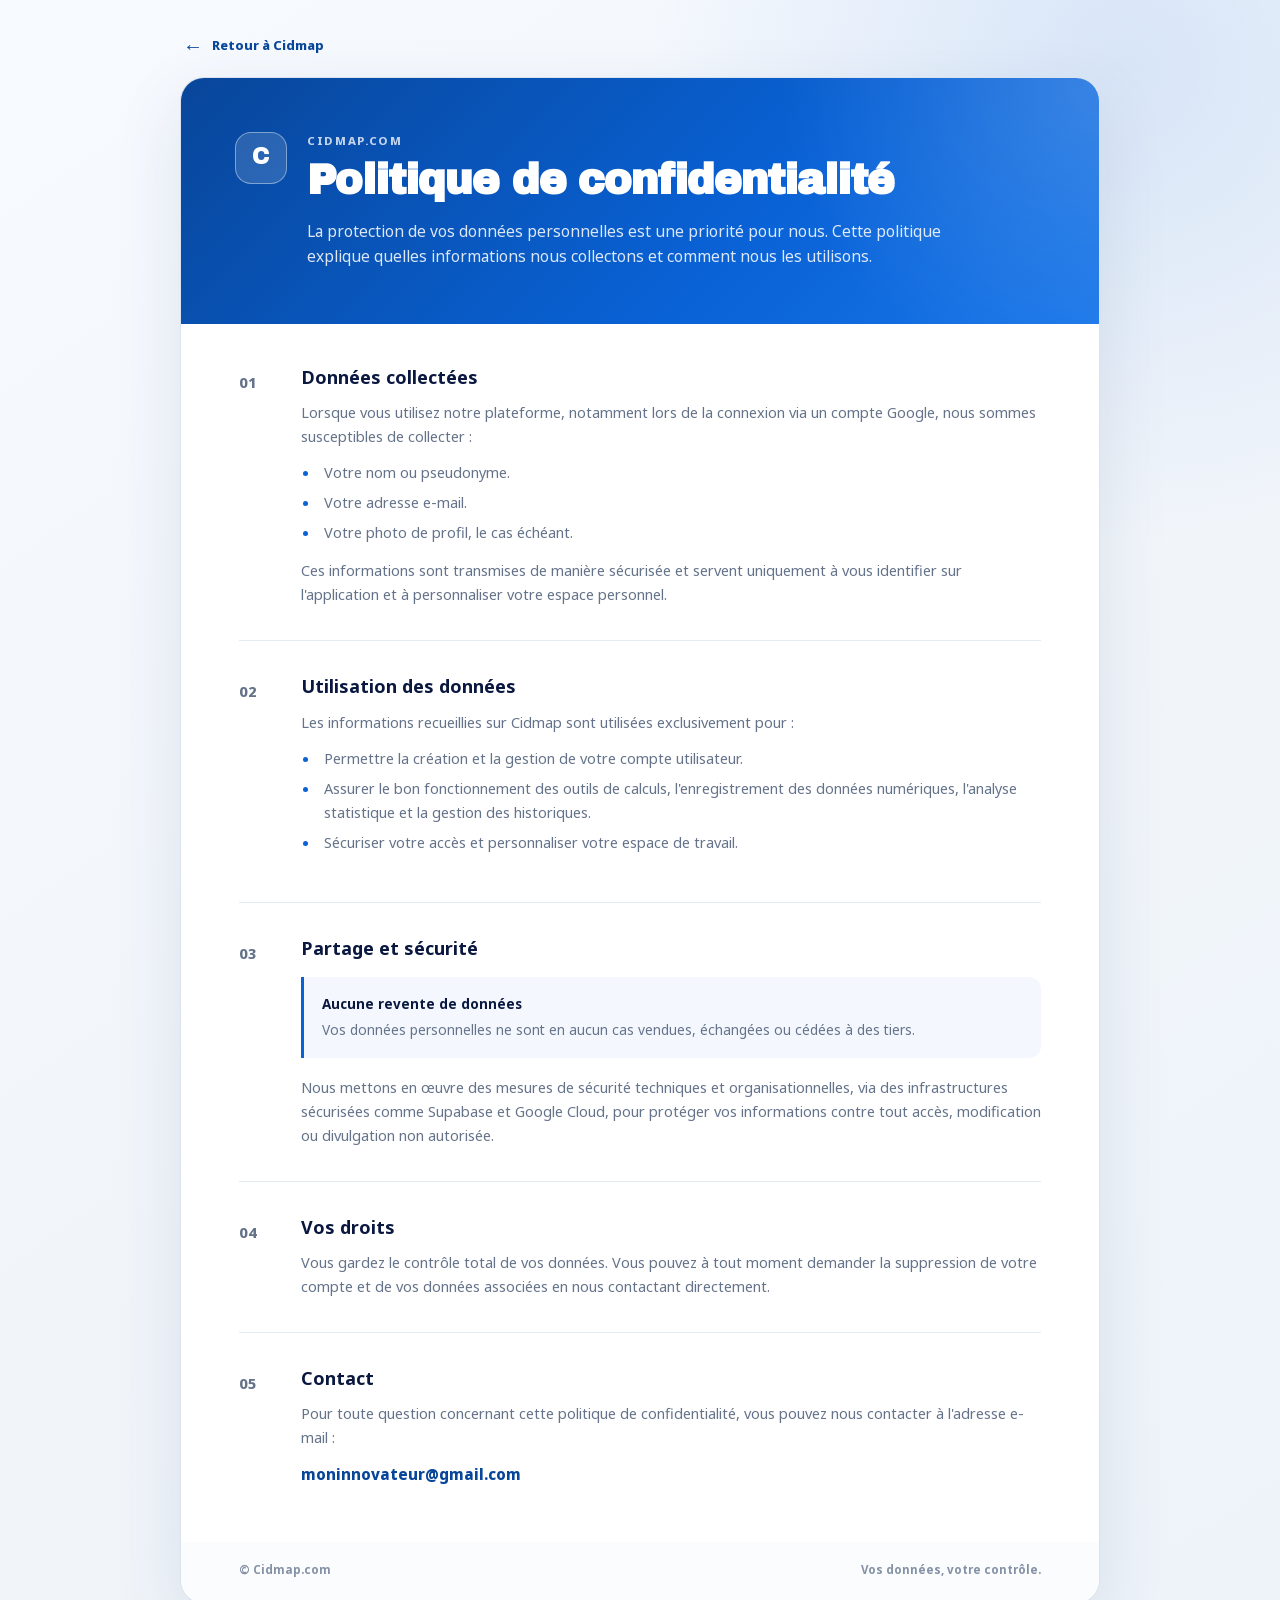
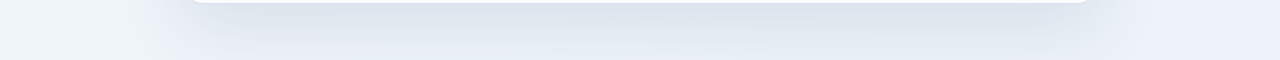
<file: politique-confidentialite.html>
<!doctype html>
<html lang="fr">
  <head>
    <meta charset="UTF-8">
    <meta name="viewport" content="width=device-width, initial-scale=1">
    <meta name="description" content="Politique de confidentialité de Cidmap.com.">
    <link rel="canonical" href="https://cidmap.com/politique-confidentialite.html">
    <link rel="icon" type="image/png" href="/src/shared/images/squirrel-croix-192.png">
    <link rel="stylesheet" href="/src/shared/privacy-policy.css">
    <title>Confidentialité</title>
  </head>
  <body>
    <main class="privacy-page">
      <a class="privacy-back" href="/" aria-label="Retour à Cidmap">
        <span aria-hidden="true">←</span>
        <span>Retour à Cidmap</span>
      </a>

      <article class="privacy-card">
        <header class="privacy-header">
          <div class="privacy-mark" aria-hidden="true">C</div>
          <div>
            <p class="privacy-eyebrow">Cidmap.com</p>
            <h1>Politique de confidentialité</h1>
            <p class="privacy-intro">
              La protection de vos données personnelles est une priorité pour nous.
              Cette politique explique quelles informations nous collectons et comment
              nous les utilisons.
            </p>
          </div>
        </header>

        <div class="privacy-content">
          <section>
            <p class="privacy-number">01</p>
            <div>
              <h2>Données collectées</h2>
              <p>
                Lorsque vous utilisez notre plateforme, notamment lors de la
                connexion via un compte Google, nous sommes susceptibles de
                collecter :
              </p>
              <ul>
                <li>Votre nom ou pseudonyme.</li>
                <li>Votre adresse e-mail.</li>
                <li>Votre photo de profil, le cas échéant.</li>
              </ul>
              <p>
                Ces informations sont transmises de manière sécurisée et servent
                uniquement à vous identifier sur l'application et à personnaliser
                votre espace personnel.
              </p>
            </div>
          </section>

          <section>
            <p class="privacy-number">02</p>
            <div>
              <h2>Utilisation des données</h2>
              <p>Les informations recueillies sur Cidmap sont utilisées exclusivement pour :</p>
              <ul>
                <li>Permettre la création et la gestion de votre compte utilisateur.</li>
                <li>
                  Assurer le bon fonctionnement des outils de calculs,
                  l'enregistrement des données numériques, l'analyse statistique
                  et la gestion des historiques.
                </li>
                <li>Sécuriser votre accès et personnaliser votre espace de travail.</li>
              </ul>
            </div>
          </section>

          <section>
            <p class="privacy-number">03</p>
            <div>
              <h2>Partage et sécurité</h2>
              <div class="privacy-callout">
                <strong>Aucune revente de données</strong>
                <p>
                  Vos données personnelles ne sont en aucun cas vendues,
                  échangées ou cédées à des tiers.
                </p>
              </div>
              <p>
                Nous mettons en œuvre des mesures de sécurité techniques et
                organisationnelles, via des infrastructures sécurisées comme
                Supabase et Google Cloud, pour protéger vos informations contre
                tout accès, modification ou divulgation non autorisée.
              </p>
            </div>
          </section>

          <section>
            <p class="privacy-number">04</p>
            <div>
              <h2>Vos droits</h2>
              <p>
                Vous gardez le contrôle total de vos données. Vous pouvez à tout
                moment demander la suppression de votre compte et de vos données
                associées en nous contactant directement.
              </p>
            </div>
          </section>

          <section class="privacy-contact">
            <p class="privacy-number">05</p>
            <div>
              <h2>Contact</h2>
              <p>
                Pour toute question concernant cette politique de confidentialité,
                vous pouvez nous contacter à l'adresse e-mail :
              </p>
              <a class="privacy-email" href="mailto:moninnovateur@gmail.com">
                moninnovateur@gmail.com
              </a>
            </div>
          </section>
        </div>

        <footer class="privacy-footer">
          <span>© Cidmap.com</span>
          <span>Vos données, votre contrôle.</span>
        </footer>
      </article>
    </main>
  </body>
</html>
</file>
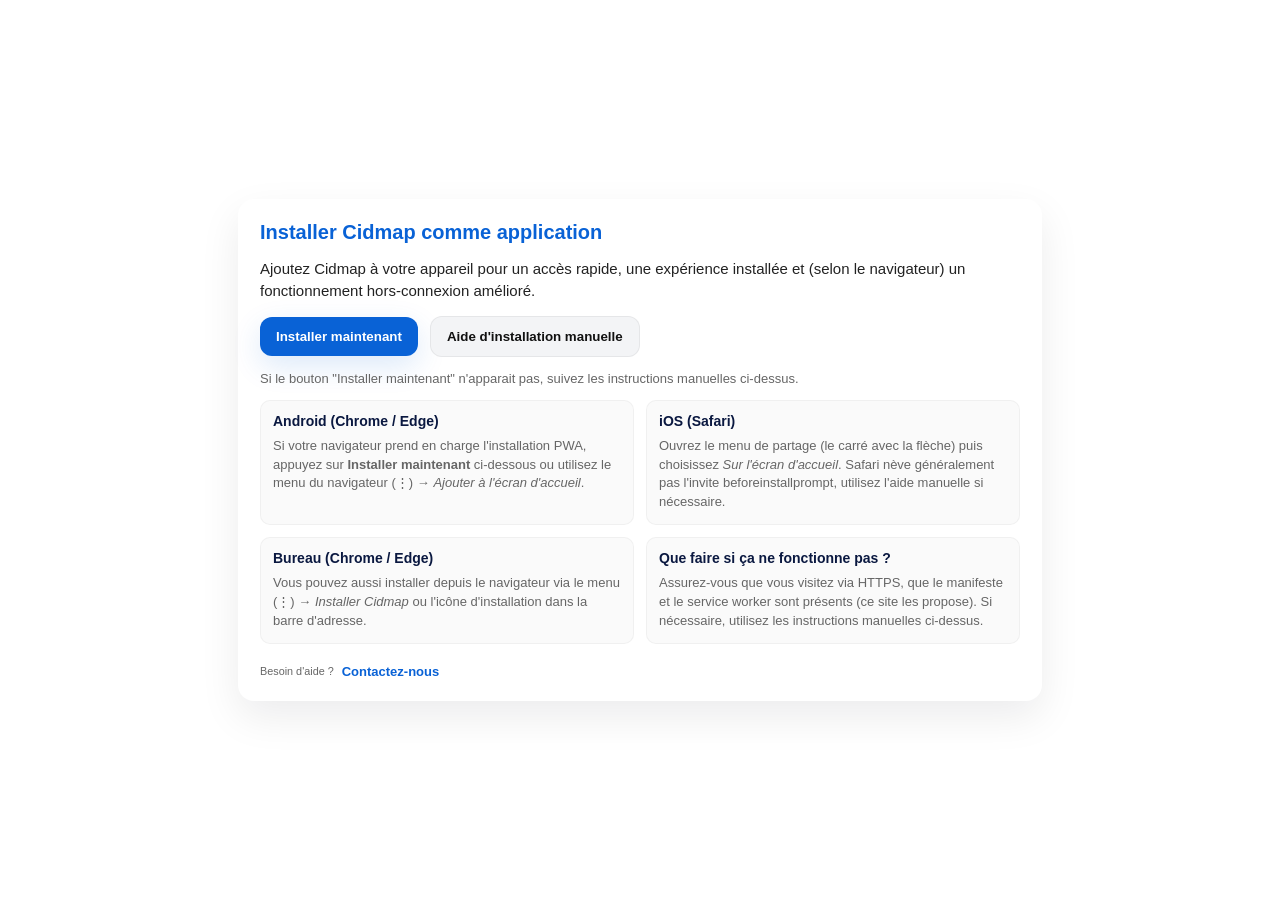
<file: pwa.htm>
<!doctype html>
<html lang="fr">
<head>
  <meta charset="utf-8" />
  <meta name="viewport" content="width=device-width,initial-scale=1" />
  <title>Installer Cidmap — PWA</title>
  <link rel="manifest" href="/manifest.json">
  <meta name="theme-color" content="#f0f2f5">
  <meta name="mobile-web-app-capable" content="yes">
  <meta name="apple-mobile-web-app-capable" content="yes">
  <meta name="apple-mobile-web-app-status-bar-style" content="black-translucent">
  <link rel="apple-touch-icon" href="/src/shared/images/squirrel-croix-192.png">
  <script type="module" src="/src/shared/pwa-register.js?pwa-update-v4-warm-sections"></script>
  <style>
    :root{
      --bg:#ffffff;
      --card:#ffffff;
      --accent:#0962D6;
      --muted:#666;
      --radius:12px;
    }
    html,body{height:100%;margin:0;font-family:Inter, "Noto Sans", Arial, sans-serif;background:var(--bg);color:#111}
    .wrap{min-height:100vh;display:flex;align-items:center;justify-content:center;padding:20px;box-sizing:border-box}
    .card{width:100%;max-width:760px;background:var(--card);border-radius:16px;box-shadow:0 16px 40px rgba(2,6,23,0.08);padding:22px;display:flex;flex-direction:column;gap:14px}
    h1{margin:0;font-size:20px;color:var(--accent);font-weight:800}
    p{margin:0;color:var(--muted);line-height:1.45}
    .lead{font-size:15px;color:#222}
    .actions{display:flex;gap:12px;flex-wrap:wrap;align-items:center}
    .btn{appearance:none;border:0;padding:12px 16px;border-radius:12px;font-weight:800;cursor:pointer}
    .btn-primary{background:var(--accent);color:#fff;box-shadow:0 10px 30px rgba(9,98,214,0.14)}
    .btn-secondary{background:#f3f4f6;color:#111;border:1px solid rgba(0,0,0,0.06)}
    .hint{font-size:13px;color:var(--muted)}
    .cards{display:grid;grid-template-columns:1fr;gap:12px}
    .platform{background:#fafafa;padding:12px;border-radius:10px;border:1px solid rgba(0,0,0,0.04)}
    .platform h3{margin:0 0 8px 0;font-size:14px;color:#0A1840}
    .small{font-size:13px;color:var(--muted)}
    .footer{margin-top:6px;font-size:13px;color:var(--muted)}
    @media(min-width:720px){ .cards{grid-template-columns:1fr 1fr} }
  </style>
</head>
<body>
  <div class="wrap">
    <main class="card" role="main" aria-labelledby="pageTitle">
      <h1 id="pageTitle">Installer Cidmap comme application</h1>
      <p class="lead">Ajoutez Cidmap à votre appareil pour un accès rapide, une expérience installée et (selon le navigateur) un fonctionnement hors‑connexion amélioré.</p>

      <div class="actions" aria-hidden="false">
        <button id="installNowBtn" class="btn btn-primary" disabled>Installer maintenant</button>
        <button id="manualHelpBtn" class="btn btn-secondary" type="button">Aide d'installation manuelle</button>
      </div>

      <div id="status" class="hint" role="status" aria-live="polite">Vérification de la disponibilité d'installation…</div>

      <section class="cards" aria-label="Instructions d'installation">
        <div class="platform" id="androidCard">
          <h3>Android (Chrome / Edge)</h3>
          <p class="small">Si votre navigateur prend en charge l'installation PWA, appuyez sur <strong>Installer maintenant</strong> ci‑dessous ou utilisez le menu du navigateur (⋮) → <em>Ajouter à l'écran d'accueil</em>.</p>
        </div>
        <div class="platform" id="iosCard">
          <h3>iOS (Safari)</h3>
          <p class="small">Ouvrez le menu de partage (le carré avec la flèche) puis choisissez <em>Sur l'écran d'accueil</em>. Safari nève généralement pas l'invite beforeinstallprompt, utilisez l'aide manuelle si nécessaire.</p>
        </div>
        <div class="platform" id="desktopCard">
          <h3>Bureau (Chrome / Edge)</h3>
          <p class="small">Vous pouvez aussi installer depuis le navigateur via le menu (⋮) → <em>Installer Cidmap</em> ou l'icône d'installation dans la barre d'adresse.</p>
        </div>
        <div class="platform" id="fallbackCard">
          <h3>Que faire si ça ne fonctionne pas ?</h3>
          <p class="small">Assurez‑vous que vous visitez via HTTPS, que le manifeste et le service worker sont présents (ce site les propose). Si nécessaire, utilisez les instructions manuelles ci‑dessus.</p>
        </div>
      </section>

      <div class="footer">
        <div style="display:flex;gap:8px;align-items:center;flex-wrap:wrap">
          <small>Besoin d'aide ?</small>
          <a href="/src/auth/auth.html" style="color:var(--accent);font-weight:800;text-decoration:none">Contactez‑nous</a>
        </div>
      </div>
    </main>
  </div>

  <script>
    (function(){
      const installBtn = document.getElementById('installNowBtn');
      const manualHelpBtn = document.getElementById('manualHelpBtn');
      const statusEl = document.getElementById('status');

      // Store the beforeinstallprompt event so we can trigger it later
      let deferredPrompt = null;

      // Update UI when beforeinstallprompt fires
      window.addEventListener('beforeinstallprompt', (e) => {
        e.preventDefault();
        deferredPrompt = e;
        installBtn.disabled = false;
        statusEl.textContent = 'Prêt à installer — appuyez sur "Installer maintenant".';
      });

      // If page loaded in standalone mode already, hide install option
      function updateStandaloneState(){
        const isStandalone = navigator.standalone || window.matchMedia('(display-mode: standalone)').matches;
        if (isStandalone) {
          installBtn.style.display = 'none';
          statusEl.textContent = 'Cidmap est déjà installé sur cet appareil.';
        }
      }
      updateStandaloneState();

      // Click handler to show native install prompt
      installBtn.addEventListener('click', async (ev) => {
        ev.preventDefault();
        if (!deferredPrompt) {
          // fallback: instruct manual install
          statusEl.textContent = 'Installation automatique indisponible — utilisez les instructions manuelles ci‑dessus.';
          return;
        }
        try {
          // show native prompt
          deferredPrompt.prompt();
          // wait for the user's choice
          const choice = await deferredPrompt.userChoice;
          if (choice && choice.outcome === 'accepted') {
            statusEl.textContent = 'Merci — l\'installation a été acceptée.';
            installBtn.disabled = true;
          } else {
            statusEl.textContent = 'Installation annulée par l\'utilisateur.';
          }
        } catch (err) {
          console.warn('install prompt failed', err);
          statusEl.textContent = 'Impossible d\'afficher l\'invite d\'installation.';
        } finally {
          // Clear reference per spec best practice
          deferredPrompt = null;
        }
      });

      // Manual help button shows a concise platform-specific hint dialog (accessible)
      manualHelpBtn.addEventListener('click', () => {
        const isIOS = /iphone|ipad|ipod/i.test(navigator.userAgent);
        const msg = isIOS
          ? "iOS — Ouvrez le menu de partage (le carré avec la flèche) puis choisissez « Sur l'écran d'accueil ». Ensuite, confirmez l'ajout."
          : "Android/Desktop — Ouvrez le menu du navigateur (⋮) et choisissez « Ajouter à l'écran d'accueil » ou « Installer ». Sur desktop, cherchez l'icône d'installation dans la barre d'adresse.";
        // Accessible alert-style modal using alert() for simplicity and guaranteed visibility
        alert(msg);
      });

      // Accessibility: also respond to keyboard Enter when focused
      installBtn.addEventListener('keydown', (e) => { if (e.key === 'Enter') installBtn.click(); });

      // Show contextual hints if browser never fires beforeinstallprompt after a short delay
      setTimeout(() => {
        if (!deferredPrompt && !navigator.standalone && !window.matchMedia('(display-mode: standalone)').matches) {
          statusEl.textContent = 'Si le bouton "Installer maintenant" n\'apparait pas, suivez les instructions manuelles ci‑dessus.';
          installBtn.disabled = true;
        }
      }, 1200);

      // Make deferredPrompt available to opener windows (helps when user navigates from index that saved the event)
      try { window.deferredPrompt = deferredPrompt; } catch(e){}

      // Listen for appinstalled event to update UI
      window.addEventListener('appinstalled', () => {
        statusEl.textContent = 'Cidmap a été installé — merci !';
        installBtn.style.display = 'none';
        try { installBtn.disabled = true; } catch(e){}
      });

    })();
  </script>
</body>
</html>
</file>
<file: src/shared/privacy-policy.css>
/*
 * Self-hosted web fonts (SIL Open Font License).
 *
 * Served from this origin and precached by the service worker so the very
 * first visit and every offline visit render the same glyphs, weights and
 * metrics. Before, the fonts came from Google Fonts, which the service
 * worker does not cache: offline, titles and numbers fell back to thinner
 * system faces and wider metrics pushed the key/cross cards onto two rows.
 */
@font-face {
  font-family: 'Archivo Black';
  font-style: normal;
  font-weight: 400;
  font-display: swap;
  src: url('/src/shared/fonts/archivo-black-latin-ext.woff2') format('woff2');
  unicode-range: U+0100-02BA, U+02BD-02C5, U+02C7-02CC, U+02CE-02D7, U+02DD-02FF, U+0304, U+0308, U+0329, U+1D00-1DBF, U+1E00-1E9F, U+1EF2-1EFF, U+2020, U+20A0-20AB, U+20AD-20C4, U+2113, U+2C60-2C7F, U+A720-A7FF;
}
@font-face {
  font-family: 'Archivo Black';
  font-style: normal;
  font-weight: 400;
  font-display: swap;
  src: url('/src/shared/fonts/archivo-black-latin.woff2') format('woff2');
  unicode-range: U+0000-00FF, U+0131, U+0152-0153, U+02BB-02BC, U+02C6, U+02DA, U+02DC, U+0304, U+0308, U+0329, U+2000-206F, U+20AC, U+2122, U+2191, U+2193, U+2212, U+2215, U+FEFF, U+FFFD;
}
@font-face {
  font-family: 'Audiowide';
  font-style: normal;
  font-weight: 400;
  font-display: swap;
  src: url('/src/shared/fonts/audiowide-latin-ext.woff2') format('woff2');
  unicode-range: U+0100-02BA, U+02BD-02C5, U+02C7-02CC, U+02CE-02D7, U+02DD-02FF, U+0304, U+0308, U+0329, U+1D00-1DBF, U+1E00-1E9F, U+1EF2-1EFF, U+2020, U+20A0-20AB, U+20AD-20C4, U+2113, U+2C60-2C7F, U+A720-A7FF;
}
@font-face {
  font-family: 'Audiowide';
  font-style: normal;
  font-weight: 400;
  font-display: swap;
  src: url('/src/shared/fonts/audiowide-latin.woff2') format('woff2');
  unicode-range: U+0000-00FF, U+0131, U+0152-0153, U+02BB-02BC, U+02C6, U+02DA, U+02DC, U+0304, U+0308, U+0329, U+2000-206F, U+20AC, U+2122, U+2191, U+2193, U+2212, U+2215, U+FEFF, U+FFFD;
}
@font-face {
  font-family: 'Noto Sans';
  font-style: normal;
  font-weight: 100 900;
  font-display: swap;
  src: url('/src/shared/fonts/noto-sans-latin-ext.woff2') format('woff2');
  unicode-range: U+0100-02BA, U+02BD-02C5, U+02C7-02CC, U+02CE-02D7, U+02DD-02FF, U+0304, U+0308, U+0329, U+1D00-1DBF, U+1E00-1E9F, U+1EF2-1EFF, U+2020, U+20A0-20AB, U+20AD-20C4, U+2113, U+2C60-2C7F, U+A720-A7FF;
}
@font-face {
  font-family: 'Noto Sans';
  font-style: normal;
  font-weight: 100 900;
  font-display: swap;
  src: url('/src/shared/fonts/noto-sans-latin.woff2') format('woff2');
  unicode-range: U+0000-00FF, U+0131, U+0152-0153, U+02BB-02BC, U+02C6, U+02DA, U+02DC, U+0304, U+0308, U+0329, U+2000-206F, U+20AC, U+2122, U+2191, U+2193, U+2212, U+2215, U+FEFF, U+FFFD;
}

:root {
  color-scheme: light;
  --privacy-ink: #111827;
  --privacy-muted: #65738a;
  --privacy-blue: #0962d6;
  --privacy-blue-dark: #08469a;
  --privacy-line: #e5ebf4;
  --privacy-soft: #f4f8fe;
  --privacy-paper: #ffffff;
  --privacy-bg: #f1f5fa;
}

* {
  box-sizing: border-box;
}

html {
  min-width: 320px;
  background: var(--privacy-bg);
}

body {
  min-width: 320px;
  min-height: 100vh;
  margin: 0;
  color: var(--privacy-ink);
  background:
    radial-gradient(circle at 88% 4%, rgba(9, 98, 214, 0.12), transparent 30rem),
    linear-gradient(145deg, #f7faff 0%, var(--privacy-bg) 55%, #edf3f9 100%);
  font-family: "Noto Sans", Arial, sans-serif;
  line-height: 1.65;
}

.privacy-page {
  width: min(100% - 32px, 920px);
  margin: 0 auto;
  padding: 34px 0 56px;
}

.privacy-back {
  display: inline-flex;
  align-items: center;
  gap: 9px;
  margin: 0 0 20px 3px;
  color: var(--privacy-blue-dark);
  font-size: 0.8rem;
  font-weight: 800;
  text-decoration: none;
}

.privacy-back span:first-child {
  font-size: 1.25rem;
  line-height: 1;
  transition: transform 160ms ease;
}

.privacy-back:hover span:first-child,
.privacy-back:focus-visible span:first-child {
  transform: translateX(-3px);
}

.privacy-back:focus-visible,
.privacy-email:focus-visible {
  outline: 3px solid rgba(9, 98, 214, 0.25);
  outline-offset: 4px;
  border-radius: 4px;
}

.privacy-card {
  overflow: hidden;
  border: 1px solid rgba(213, 223, 237, 0.9);
  border-radius: 24px;
  background: var(--privacy-paper);
  box-shadow: 0 24px 70px rgba(31, 62, 103, 0.11);
}

.privacy-header {
  display: grid;
  grid-template-columns: auto 1fr;
  gap: 20px;
  align-items: start;
  padding: clamp(28px, 6vw, 54px);
  color: #fff;
  background:
    radial-gradient(circle at 100% 0%, rgba(255, 255, 255, 0.17), transparent 20rem),
    linear-gradient(135deg, #08469a 0%, #0962d6 62%, #1876e9 100%);
}

.privacy-mark {
  display: grid;
  width: 52px;
  height: 52px;
  place-items: center;
  border: 1px solid rgba(255, 255, 255, 0.4);
  border-radius: 16px;
  color: #fff;
  background: rgba(255, 255, 255, 0.14);
  font-family: "Archivo Black", Arial, sans-serif;
  font-size: 1.45rem;
}

.privacy-eyebrow {
  margin: 0 0 7px;
  color: rgba(255, 255, 255, 0.76);
  font-size: 0.7rem;
  font-weight: 800;
  letter-spacing: 0.15em;
  text-transform: uppercase;
}

h1,
h2,
p {
  margin-top: 0;
}

h1 {
  max-width: 680px;
  margin-bottom: 15px;
  font-family: "Archivo Black", "Noto Sans", Arial, sans-serif;
  font-size: clamp(1.7rem, 4vw, 2.6rem);
  line-height: 1.12;
  letter-spacing: -0.025em;
}

.privacy-intro {
  max-width: 680px;
  margin-bottom: 0;
  color: rgba(255, 255, 255, 0.86);
  font-size: 0.97rem;
}

.privacy-content {
  padding: 8px clamp(22px, 6vw, 58px) 20px;
}

.privacy-content section {
  display: grid;
  grid-template-columns: 42px 1fr;
  gap: 20px;
  padding: 34px 0;
  border-bottom: 1px solid var(--privacy-line);
}

.privacy-content section:last-child {
  border-bottom: 0;
}

.privacy-number {
  margin: 4px 0 0;
  color: var(--privacy-blue);
  font-size: 0.73rem;
  font-weight: 800;
  letter-spacing: 0.08em;
}

h2 {
  margin-bottom: 11px;
  color: #0a1840;
  font-size: 1.12rem;
  line-height: 1.3;
}

.privacy-content p,
.privacy-content li {
  color: var(--privacy-muted);
  font-size: 0.91rem;
}

.privacy-content p {
  margin-bottom: 12px;
}

.privacy-content p:last-child {
  margin-bottom: 0;
}

.privacy-content ul {
  margin: 10px 0 14px;
  padding-left: 1.2rem;
}

.privacy-content li {
  margin: 6px 0;
  padding-left: 4px;
}

.privacy-content li::marker {
  color: var(--privacy-blue);
}

.privacy-callout {
  margin: 17px 0 17px;
  padding: 16px 18px;
  border-left: 3px solid var(--privacy-blue);
  border-radius: 0 12px 12px 0;
  background: var(--privacy-soft);
}

.privacy-callout strong {
  display: block;
  margin-bottom: 4px;
  color: #0a1840;
  font-size: 0.84rem;
}

.privacy-callout p {
  margin: 0;
  font-size: 0.86rem;
}

.privacy-email {
  display: inline-block;
  color: var(--privacy-blue-dark);
  font-size: 0.94rem;
  font-weight: 800;
  text-decoration: none;
}

.privacy-email:hover {
  text-decoration: underline;
  text-underline-offset: 3px;
}

.privacy-footer {
  display: flex;
  justify-content: space-between;
  gap: 20px;
  padding: 18px clamp(22px, 6vw, 58px) 24px;
  color: #8491a5;
  background: #fbfcfe;
  font-size: 0.72rem;
  font-weight: 700;
}

@media (max-width: 600px) {
  .privacy-page {
    width: min(100% - 20px, 920px);
    padding: 18px 0 28px;
  }

  .privacy-back {
    margin-bottom: 14px;
  }

  .privacy-card {
    border-radius: 18px;
  }

  .privacy-header {
    grid-template-columns: 1fr;
    gap: 14px;
    padding: 28px 22px 30px;
  }

  .privacy-mark {
    width: 42px;
    height: 42px;
    border-radius: 12px;
    font-size: 1.15rem;
  }

  .privacy-intro {
    font-size: 0.88rem;
  }

  .privacy-content {
    padding: 4px 22px 10px;
  }

  .privacy-content section {
    grid-template-columns: 32px 1fr;
    gap: 12px;
    padding: 26px 0;
  }

  .privacy-content p,
  .privacy-content li {
    font-size: 0.86rem;
  }

  .privacy-footer {
    flex-direction: column;
    gap: 4px;
    padding: 16px 22px 20px;
  }
}

@media (prefers-reduced-motion: reduce) {
  .privacy-back span:first-child {
    transition: none;
  }
}
</file>
